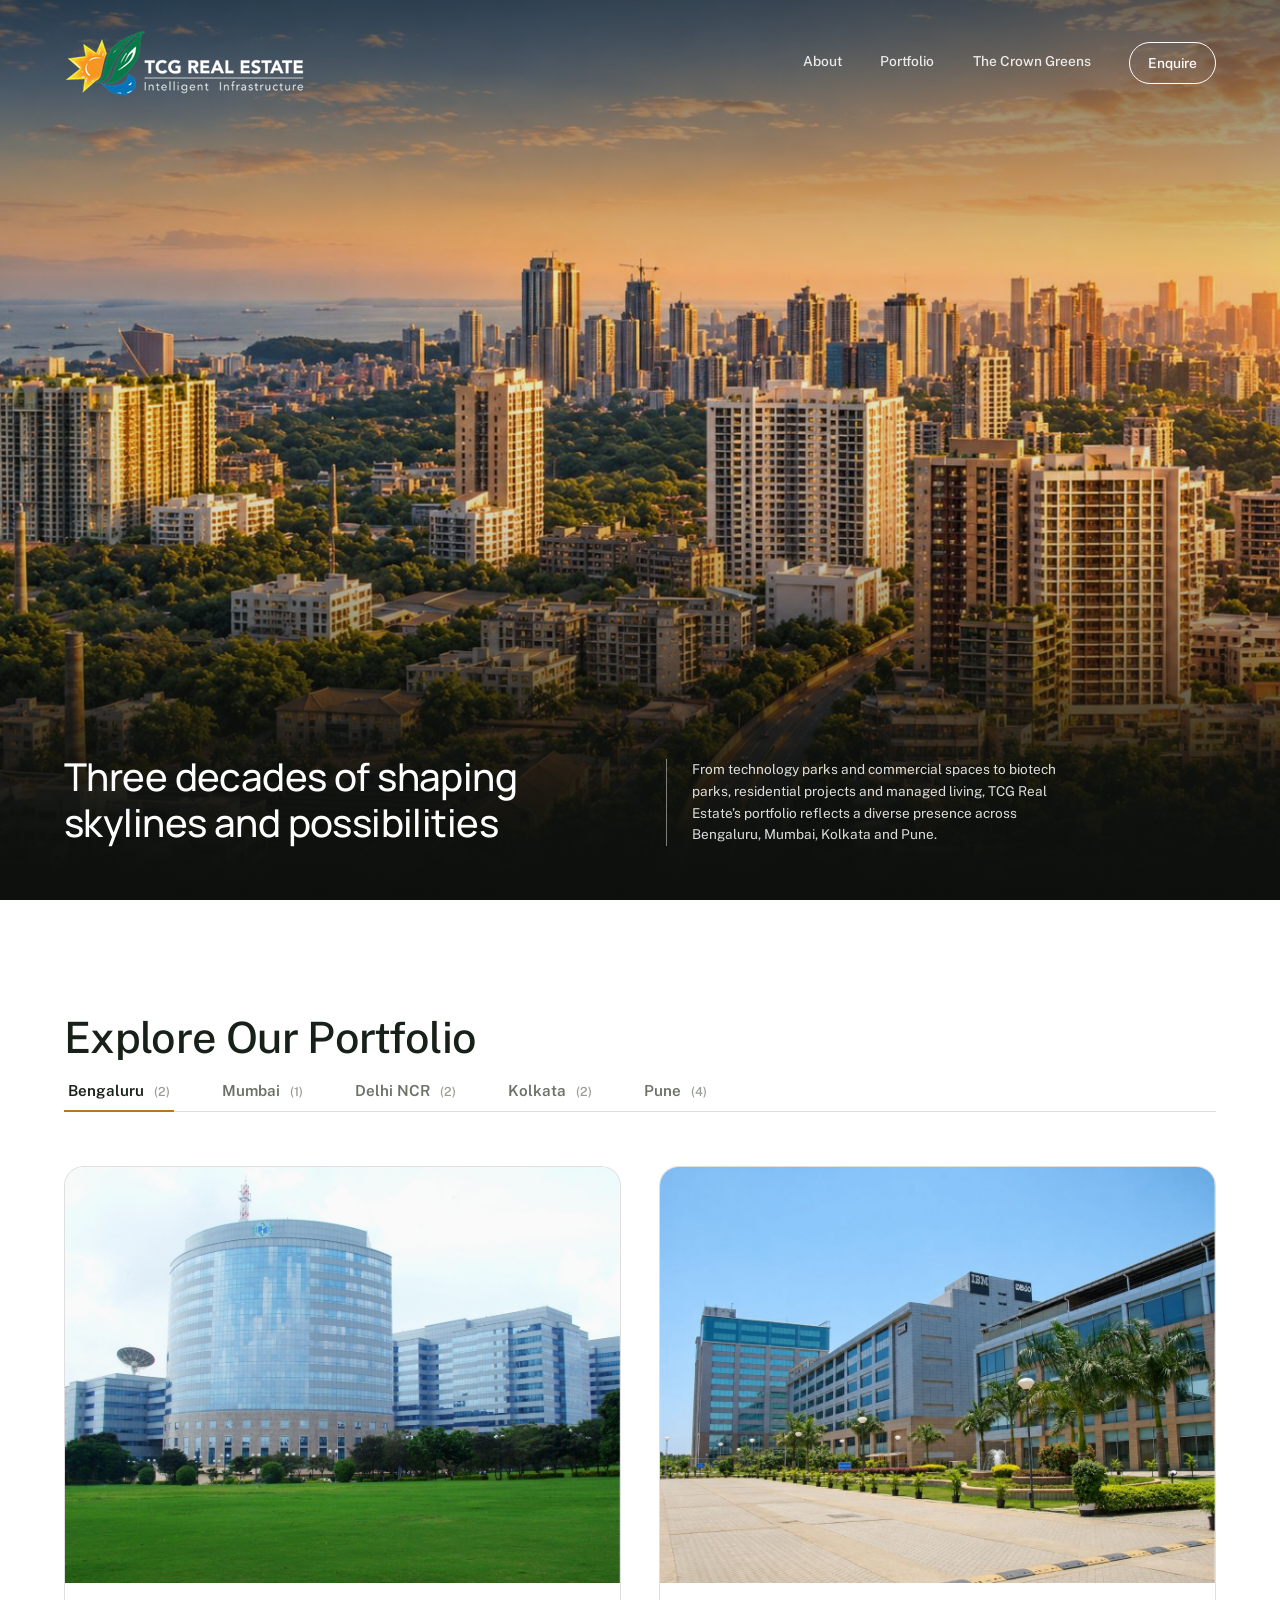
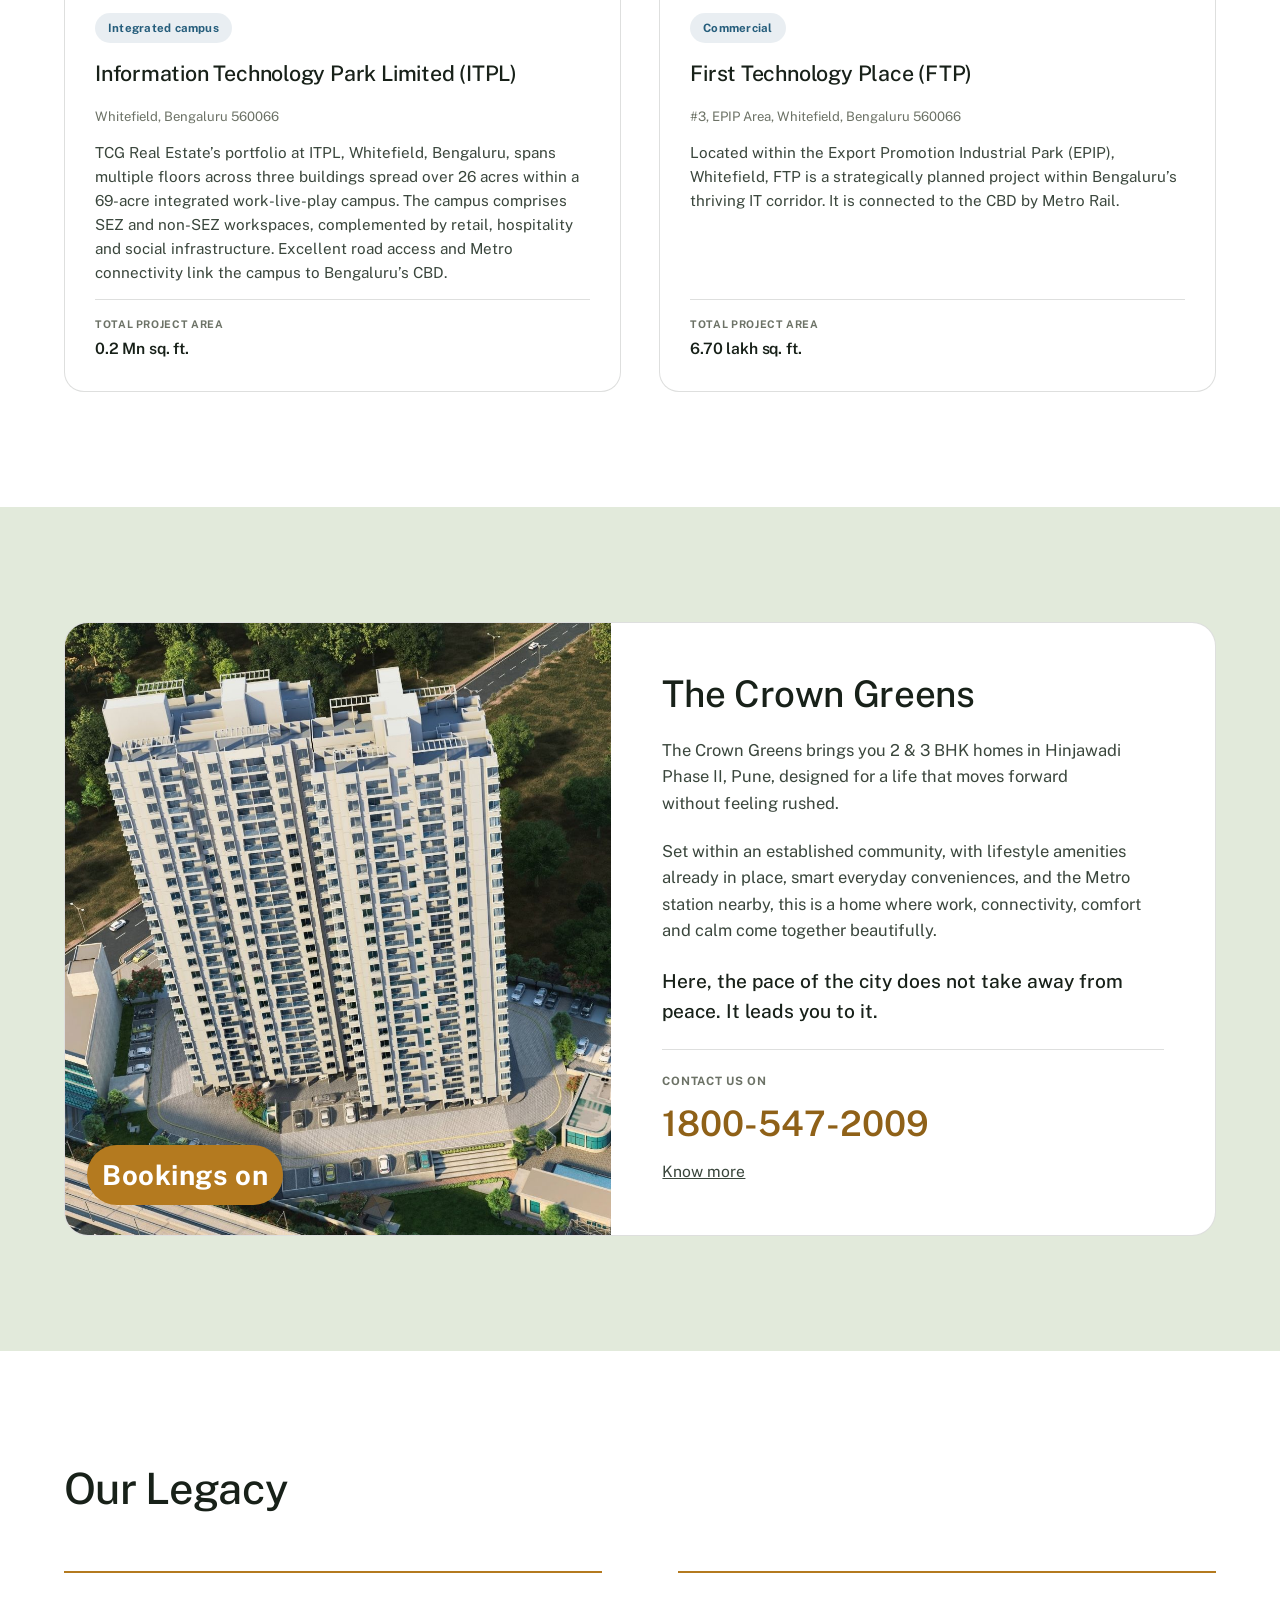
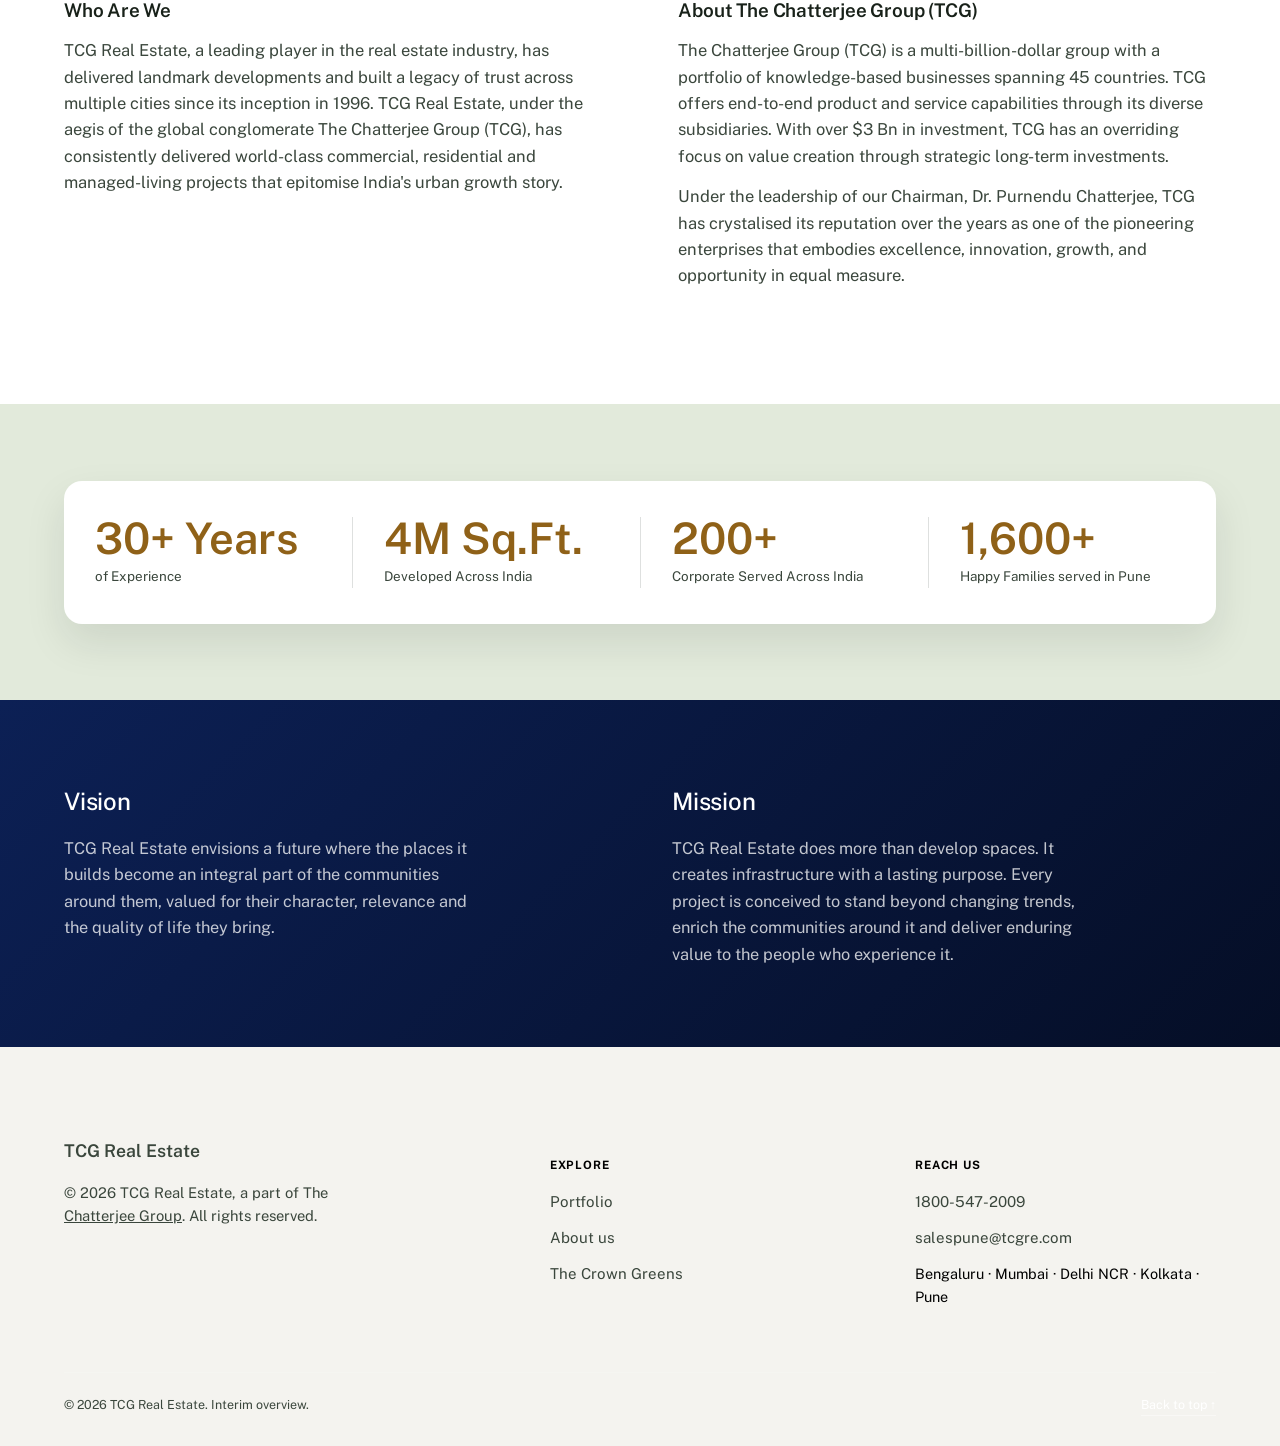
<file: landing-new1.html>
<!DOCTYPE html>
<html lang="en">
<head>
<meta charset="utf-8">
<link rel="icon" href="https://tcgre.com/wp-content/uploads/2025/01/cropped-tcgrealetate29thjan-1-32x32.jpg" sizes="32x32" />
<meta name="viewport" content="width=device-width, initial-scale=1">
<meta name="description" content="TCG Real Estate — technology parks, biotech campuses, Grade-A offices and managed living across Bengaluru, Mumbai, Kolkata and Pune. Part of The Chatterjee Group.">
<title>TCG Real Estate — Intelligent Infrastructure</title>
<link rel="preconnect" href="https://fonts.googleapis.com">
<link rel="preconnect" href="https://fonts.gstatic.com" crossorigin>
<link href="https://fonts.googleapis.com/css2?family=Public+Sans:wght@400;500;600;700;800&family=Manrope:wght@500;600;700;800&display=swap" rel="stylesheet">
<style>
:root{
  --ink:#182119;
  --ink-soft:#3a463c;
  --paper:#FFFFFF;
  --paper-2:#FFFFFF;
  --line: rgba(24,33,25,.14);
  --line-soft: rgba(24,33,25,.08);
  --muted:#6c7266;
  --gold:#B47A1F;
  --gold-deep:#8f6118;
  --gold-soft: rgba(180,122,31,.12);
  --green:#1F6B44;
  --green-soft: rgba(31,107,68,.10);
  --blue:#265E7C;
  --blue-soft: rgba(38,94,124,.10);
  --sage:#E2EADB;
  --serif: "Public Sans", -apple-system, BlinkMacSystemFont, "Segoe UI", Helvetica, Arial, sans-serif;
  --sans: "Public Sans", -apple-system, BlinkMacSystemFont, "Segoe UI", Helvetica, Arial, sans-serif;
  --shell: 1280px;
  --pad: clamp(20px, 5vw, 80px);
}
*{ box-sizing:border-box; }
html{ scroll-behavior:smooth; background:var(--paper); }
@media (prefers-reduced-motion: reduce){
  html{ scroll-behavior:auto; }
  *,*::before,*::after{ animation-duration:.001ms !important; animation-iteration-count:1 !important; transition-duration:.001ms !important; }
}
body{
  margin:0; background:var(--paper); color:var(--ink);
  font-family:var(--sans); font-size:16.5px; line-height:1.6; font-weight:400;
  -webkit-font-smoothing:antialiased;
}
h1,h2,h3,h4{ margin:0; font-family:var(--serif); font-weight:500; letter-spacing:-.01em; }
p{ margin:0; }
img{ display:block; max-width:100%; }
a{ color:inherit; }
button, input, select{ font-family:var(--sans); }
.shell{ max-width:var(--shell); margin:0 auto; padding-inline:var(--pad); }
:focus-visible{ outline:2px solid var(--gold); outline-offset:3px; }

/* ============ small type utility ============ */
.eyebrow{
  display:inline-flex; align-items:center; gap:8px;
  font-size:.78rem; font-weight:600; color:inherit;
}
.eyebrow__mark{ width:16px; height:16px; flex:none; display:block; }

/* ============ NAV ============ */
.nav{
  position:fixed; inset:0 0 auto 0; z-index:80;
  display:flex; align-items:center; justify-content:space-between;
  padding:22px var(--pad);
  color:#fff;
  transition:background .35s ease, color .35s ease, padding .35s ease, box-shadow .35s ease;
}
.nav.stuck{
  background:#525251; 
  color:#fff; padding-block:14px;
  box-shadow:0 1px 0 var(--line-soft);
  opacity: 0.7;
}
.brand{ display:flex; align-items:center; gap:11px; text-decoration:none; }
.brand__mark{ width:30px; height:auto; flex:none; }
.brand__word{ display:flex; flex-direction:column; line-height:1.15; }
.brand__name{ font-family:var(--serif); font-size:1.08rem; font-weight:600; letter-spacing:.01em; }
.brand__sub{ font-size:.62rem; font-weight:600; letter-spacing:.14em; text-transform:uppercase; opacity:.72; }
.nav__links{ display:flex; align-items:center; gap:clamp(20px,3vw,40px); }
.nav__links a{
  text-decoration:none; font-size:.86rem; font-weight:500; opacity:.88;
  padding-bottom:3px; border-bottom:1px solid transparent; transition:opacity .2s, border-color .2s;
}
.nav__links a:hover{ opacity:1; border-color:currentColor; }
.nav__links a.btn-ghost{
  opacity:1; border:1px solid currentColor; border-radius:999px; padding:9px 18px; border-bottom:1px solid currentColor;
}
@media (max-width:760px){ .nav__links { display:none; } }

/* ============ HERO (full screen banner) ============ */
.hero{ position:relative; height:100svh; min-height:600px; overflow:hidden; background:var(--ink); }
.hero__media{ position:absolute; inset:0; }
.hero__media img{
  width:100%; height:100%; object-fit:cover; object-position:center 62%;
  transform:scale(1.04); animation:heroDrift 22s ease-in-out infinite alternate;
}
@keyframes heroDrift{ from{ transform:scale(1.04) translateY(0);} to{ transform:scale(1.11) translateY(-1.5%);} }
.hero__scrim{
  position:absolute; inset:0;
  background:
    linear-gradient(180deg, rgba(15,20,16,.62) 0%, rgba(15,20,16,.08) 30%, rgba(15,20,16,.12) 58%, rgba(12,16,13,.92) 100%);
}
.hero__in{
  position:relative; z-index:2; height:100%;
  display:grid; grid-template-columns:1fr 1fr; column-gap:clamp(24px,4vw,64px); align-items:end;
  padding:0 var(--pad) clamp(36px,6vh,64px);
  max-width:var(--shell); margin:0 auto;
  color:#fff;
  opacity:0; transform:translateY(16px);
  animation:heroIn 1.1s cubic-bezier(.22,.61,.36,1) .25s forwards;
}
@keyframes heroIn{ to{ opacity:1; transform:none; } }
.hero__badge{
  display:inline-flex; align-items:center; gap:9px; width:fit-content;
  padding:8px 16px 8px 10px; border-radius:999px;
  background:rgba(255,255,255,.1); border:1px solid rgba(255,255,255,.28);
  backdrop-filter:blur(6px);
  font-size:.78rem; font-weight:600; letter-spacing:.02em;
}
.hero__badge img{ width:18px; height:18px; }
.hero h1{
  margin:0; font-size:clamp(1.7rem,3vw,3rem); line-height:1.2;
  letter-spacing:-.015em; font-weight:500; max-width:20ch;
  font-family:"Manrope", "Public Sans", -apple-system, BlinkMacSystemFont, "Segoe UI", Helvetica, Arial, sans-serif;
}
.hero__lede{
  margin:0; max-width:52ch; font-size:clamp(.85rem,1vw,.95rem);
  color:rgba(255,255,255,.86); line-height:1.6;
  border-left:1px solid rgba(255,255,255,.45); padding-left:clamp(16px,2vw,28px);
}
@media (max-width:760px){
  .hero__in{ grid-template-columns:1fr; row-gap:16px; }
  .hero__lede{ border-left:0; padding-left:0; }
  .hero__in h1{margin-top:98%}
}
.hero__cta{ margin-top:30px; display:flex; gap:14px; flex-wrap:wrap; }
.btn{
  display:inline-flex; align-items:center; gap:10px;
  font-size:.86rem; font-weight:600; text-decoration:none;
  padding:14px 26px; border-radius:999px; border:1px solid transparent;
  transition:transform .22s ease, background .22s ease, color .22s ease, border-color .22s ease;
}
.btn:hover{ transform:translateY(-2px); }
.btn--gold{ background:var(--gold); color:#fff; }
.btn--gold:hover{ background:var(--gold-deep); }
.btn--line{ border-color:rgba(255,255,255,.55); color:#fff; }
.btn--line:hover{ background:rgba(255,255,255,.12); }
.btn--ink{ background:var(--ink); color:#fff; }
.btn--ink:hover{ background:#0d130f; }

.hero__foot{
  position:absolute; z-index:2; left:0; right:0; bottom:22px;
  display:flex; justify-content:space-between; align-items:flex-end;
  padding:0 var(--pad); max-width:var(--shell); margin:0 auto; left:50%; transform:translateX(-50%); width:100%;
  color:rgba(255,255,255,.78); font-size:.72rem; letter-spacing:.03em;
}
.hero__cap{ display:flex; flex-direction:column; gap:2px; text-align:right; }
.hero__cap b{ font-weight:600; color:#fff; }
.hero__scroll{
  width:1px; height:34px; background:rgba(255,255,255,.5); position:relative; overflow:hidden;
}
.hero__scroll::after{
  content:""; position:absolute; left:0; top:-100%; width:100%; height:100%; background:#fff;
  animation:scrollLine 2.1s ease-in-out infinite;
}
@keyframes scrollLine{ 0%{ top:-100%;} 60%{ top:100%;} 100%{ top:100%;} }

/* ============ SECTION shell ============ */
.sec{ padding:clamp(70px,9vw,120px) 0; }
.sec__head{
  display:flex; align-items:flex-end; justify-content:space-between; gap:24px; flex-wrap:wrap;
  margin-bottom:clamp(36px,5vw,58px);
}
.sec__head h2{ font-size:clamp(1.9rem,3.6vw,2.7rem); line-height:1.08; letter-spacing:-.015em; max-width:22ch; }
.sec__head p{ max-width:38ch; color:var(--muted); font-size:.98rem; }

/* ============ ABOUT ============ */
.about{ background:var(--paper); }
.about__grid{ display:grid; grid-template-columns:1fr 1fr; gap:clamp(40px,6vw,90px); align-items:start; }
@media (max-width:880px){ .about__grid{ grid-template-columns:1fr; } }
.about__block h3{ font-size:1.18rem; font-weight:600; margin-bottom:12px; }
.about__block p{ color:var(--ink-soft); }
.about__block{ border-top:2px solid var(--gold); padding-top:22px; }
.statsband{ background:var(--sage); padding:clamp(48px,6vw,80px) 0; }
.stats{ display:grid; grid-template-columns:repeat(4,1fr); gap:0; padding:clamp(24px,3vw,36px) 0; background:#fff; border-radius:18px; box-shadow:0 18px 40px rgba(24,33,25,.10); }
.stats .stat{ padding:0 clamp(16px,2.4vw,32px); border-left:1px solid var(--line); }
.stats .stat:first-child{ border-left:0; }
@media (max-width:760px){ .stats{ grid-template-columns:1fr 1fr; row-gap:24px; } .stats .stat:nth-child(odd){ border-left:0; } }
.stat{ display:flex; flex-direction:column; gap:6px; }
.stat__n{ font-family:var(--serif); font-size:clamp(1.9rem,3.4vw,2.8rem); font-weight:600; color:var(--gold-deep); line-height:1; }
.stat__l{ font-size:.84rem; color:var(--ink-soft); }

/* ============ VISION / MISSION ============ */
.creed{ background: linear-gradient(135deg, #0C2055, #050E26);  color:#fff; padding: 80px 0 }
.creed__grid{ display:grid; grid-template-columns:1fr 1fr; gap:clamp(30px,5vw,70px); }
@media (max-width:760px){ .creed__grid{ grid-template-columns:1fr; } }
.creed__card{ padding-top:2px; }
.creed__icon{ width:38px; height:38px; margin-bottom:20px; }
.creed__card h3{ font-size:1.5rem; font-weight:500; margin-bottom:14px; }
.creed__card p{ color:rgba(255,255,255,.76); font-size:1.02rem; line-height:1.62; max-width:42ch; }

/* ============ PORTFOLIO ============ */
.portfolio__head{ margin-bottom:8px; }
.tabs{
  display:flex; gap:clamp(6px,1.2vw,10px); flex-wrap:wrap;
  border-bottom:1px solid var(--line); margin-bottom:clamp(34px,5vw,54px);
}
.tab{
  appearance:none; border:none; background:none; cursor:pointer;
  font-family:var(--sans); font-size:.95rem; font-weight:600; color:var(--muted);
  padding:12px 4px; margin-right:clamp(18px,3vw,34px);
  position:relative; transition:color .2s ease;
}
.tab .count{ font-weight:500; color:var(--muted); opacity:.7; margin-left:6px; font-size:.82em; }
.tab::after{
  content:""; position:absolute; left:0; right:0; bottom:-1px; height:2px; background:var(--gold);
  transform:scaleX(0); transform-origin:left; transition:transform .25s ease;
}
.tab[aria-selected="true"]{ color:var(--ink); }
.tab[aria-selected="true"]::after{ transform:scaleX(1); }
.tab:hover{ color:var(--ink); }

.panel{ display:none; }
.panel.active{ display:block; }
.cards{ display:grid; grid-template-columns:repeat(2,1fr); gap:clamp(24px,3vw,40px); }
@media (max-width:820px){ .cards{ grid-template-columns:1fr; } }

.card{
  border:1px solid var(--line); border-radius:20px; overflow:hidden; background:var(--paper);
  display:flex; flex-direction:column;
}
.card__media{ aspect-ratio:4/3; overflow:hidden; background:var(--paper-2); }
.card__media img{ width:100%; height:100%; object-fit:cover; transition:transform .7s cubic-bezier(.22,.61,.36,1); }
.card:hover .card__media img{ transform:scale(1.045); }
.card__body{ padding:clamp(22px,2.4vw,30px); display:flex; flex-direction:column; gap:14px; flex:1; }
.pill{
  display:inline-flex; width:fit-content; align-items:center; gap:6px;
  font-size:.72rem; font-weight:700; letter-spacing:.02em;
  padding:6px 13px; border-radius:999px;
}
.pill--blue{ background:var(--blue-soft); color:var(--blue); }
.pill--green{ background:var(--green-soft); color:var(--green); }
.pill--gold{ background:var(--gold-soft); color:var(--gold-deep); }
.pill--ink{ background:var(--ink); color:#fff; }
.card__title{ font-size:1.34rem; font-weight:500; letter-spacing:-.01em; }
.card__addr{ font-size:.82rem; color:var(--muted); display:flex; align-items:flex-start; gap:6px; }
.card__addr svg{ flex:none; margin-top:3px; width:12px; height:12px; }
.card__desc{ color:var(--ink-soft); font-size:.95rem; line-height:1.58; }
.card__specs{
  margin-top:auto; padding-top:16px; border-top:1px solid var(--line);
  display:flex; gap:26px; flex-wrap:wrap;
}
.card__specs div{ display:flex; flex-direction:column; gap:3px; }
.card__specs .k{ font-size:.66rem; font-weight:700; letter-spacing:.06em; text-transform:uppercase; color:var(--muted); }
.card__specs .v{ font-size:.98rem; font-weight:600; letter-spacing:-.01em; }
.v--live{ color:var(--green); }

/* ============ SPOTLIGHT / CROWN GREENS ============ */
.spot{ background:var(--sage); }
.spot__grid{
  display:grid; grid-template-columns:.95fr 1.05fr; align-items:stretch;
  border-radius:24px; overflow:hidden; border:1px solid var(--line);
  background:var(--paper);
}
@media (max-width:900px){ .spot__grid{ grid-template-columns:1fr; } }
.spot__media{ position:relative; min-height:340px; }
.spot__media img{ position:absolute; inset:0; width:100%; height:100%; object-fit:cover; }
.spot__tag{
  position:absolute; bottom:30px; left:22px; z-index:2;
  background:var(--gold); color:#fff; font-size:clamp(1rem,4.5vw,1.72rem); font-weight:700;
  padding:8px 15px; border-radius:999px; letter-spacing:.02em;
}
@media (max-width:600px){ .spot__tag{ bottom:18px; left:14px; padding:6px 12px; } }
.spot__content{ padding:clamp(30px,4vw,54px); display:flex; flex-direction:column; gap:22px; }
.spot__content h2{ font-size:clamp(1.7rem,3vw,2.3rem); line-height:1.1; }
.spot__content p.lede{ color:var(--ink-soft); max-width:46ch; }
.spot__text{ color:var(--ink-soft); max-width:50ch; }
.spot__closing{ font-family:var(--sans); font-weight:500; font-size:1.2rem; color:var(--ink); }
.spot__contact{ margin-top:auto; padding-top:22px; border-top:1px solid var(--line); display:flex; flex-direction:column; gap:6px; }
.spot__label{ font-size:.72rem; font-weight:700; letter-spacing:.06em; text-transform:uppercase; color:var(--muted); }
.spot__phone{ font-family:var(--serif); font-size:clamp(1.7rem,3vw,2.2rem); font-weight:600; text-decoration:none; color:var(--gold-deep); width:fit-content; }
.spot__phone:hover{ color:var(--gold); }
.spot__mail{ width:fit-content; font-size:.98rem; color:var(--ink-soft); }

/* ============ FOOTER ============ */
.foot{ background:#F4F3EF; color:#3a463c; }
.foot__in{ padding:clamp(56px,7vw,90px) var(--pad) 30px; max-width:var(--shell); margin:0 auto; }
.foot__grid{ display:grid; grid-template-columns:1.4fr 1fr 1fr; gap:clamp(30px,5vw,64px); }
@media (max-width:760px){ .foot__grid{ grid-template-columns:1fr; } }
.foot__brand{ display:flex; align-items:center; gap:11px; margin-bottom:16px; }
.foot__brand img{ width:30px; }
.foot__brand span{ font-family:var(--serif); font-size:1.1rem; font-weight:600; }
.foot p{ color: #3a463c; font-size:.92rem; max-width:36ch; line-height:1.6; }
.foot h5{ font-size:.72rem; font-weight:700; letter-spacing:.08em; text-transform:uppercase; color:#000; margin-bottom:16px; }
.foot__links{ display:flex; flex-direction:column; gap:11px; }
.foot__links a{ text-decoration:none; font-size:.94rem; width:fit-content; border-bottom:1px solid transparent; transition:border-color .2s; }
.foot__links a:hover{ border-color:#000; }
.foot__links span{ color:#000; font-size:.9rem; }
.foot__base{
  margin-top:clamp(40px,6vw,64px); padding-top:22px; border-top:1px solid rgba(255,255,255,.12);
  display:flex; justify-content:space-between; gap:14px; flex-wrap:wrap;
  font-size:.78rem; color:#3a463c;
}
.foot__base a{ color:#fff; text-decoration:none; border-bottom:1px solid rgba(255,255,255,.4); }
</style>
</head>
<body>

<nav class="nav" id="nav">
  <a class="brand" href="#top">
    <img src="logo-5.png" alt="TCG Real Estate Logo" />
    <!-- <span class="brand__word">
      <span class="brand__name">TCG Real Estate</span>
      <span class="brand__sub">Intelligent Infrastructure</span>
    </span> -->
  </a>
  <div class="nav__links">
    <a href="#about">About</a>
    <a href="#work">Portfolio</a>
    <a href="#crown-greens">The Crown Greens</a>
    <a class="btn-ghost" href="#contact">Enquire</a>
  </div>
</nav>

<header class="hero" id="top">
  <div class="hero__media">
    <img src="landing/banner1.jpg" alt="Banner" />
  </div>
  <div class="hero__scrim"></div>
  <div class="hero__in">
    <h1>Three decades of shaping skylines and possibilities</h1>
    <p class="hero__lede">From technology parks and commercial spaces to biotech parks, residential projects and managed living, TCG Real Estate’s portfolio reflects a diverse presence across Bengaluru, Mumbai, Kolkata and Pune.</p>
  </div>
</header>

<section class="sec" id="work">
  <div class="shell">
    <div class="sec__head portfolio__head">
      <h2>Explore Our Portfolio</h2>
    </div>

    <div class="tabs" role="tablist">
      <button class="tab" role="tab" aria-selected="true" data-city="bengaluru">Bengaluru <span class="count">(2)</span></button>
      <button class="tab" role="tab" aria-selected="false" data-city="mumbai">Mumbai <span class="count">(1)</span></button>
      <button class="tab" role="tab" aria-selected="false" data-city="delhi">Delhi NCR <span class="count">(2)</span></button>
      <button class="tab" role="tab" aria-selected="false" data-city="kolkata">Kolkata <span class="count">(2)</span></button>
      <button class="tab" role="tab" aria-selected="false" data-city="pune">Pune <span class="count">(4)</span></button>
    </div>

    <div class="panel active" data-panel="bengaluru">
      <div class="cards">
        <article class="card">
          <div class="card__media">
            <img src="landing/bangalore-itpl.jpg" alt="Bangalore ITPL" />
          </div>
          <div class="card__body">
            <span class="pill pill--blue">Integrated campus</span>
            <h3 class="card__title">Information Technology Park Limited (ITPL)</h3>
            <span class="card__addr">Whitefield, Bengaluru 560066</span>
            <p class="card__desc">TCG Real Estate’s portfolio at ITPL, Whitefield, Bengaluru, spans multiple floors across three buildings spread over 26 acres within a 69-acre integrated work-live-play campus. The campus comprises SEZ and non-SEZ workspaces, complemented by retail, hospitality and social infrastructure. Excellent road access and Metro connectivity link the campus to Bengaluru’s CBD.</p>
            <div class="card__specs">
              <div><span class="k">Total project area</span><span class="v">0.2 Mn sq. ft.</span></div>
            </div>
          </div>
        </article>
        <article class="card">
          <div class="card__media">
            <img src="landing/banglore-ftp.jpg" alt="Banglore FTP" />
          </div>
          <div class="card__body">
            <span class="pill pill--blue">Commercial</span>
            <h3 class="card__title">First Technology Place (FTP)</h3>
            <span class="card__addr">#3, EPIP Area, Whitefield, Bengaluru 560066</span>
            <p class="card__desc">Located within the Export Promotion Industrial Park (EPIP), Whitefield, FTP is a strategically planned project within Bengaluru’s thriving IT corridor. It is connected to the CBD by Metro Rail.</p>
            <div class="card__specs">
              <div><span class="k">Total project area</span><span class="v">6.70 lakh sq. ft.</span></div>
            </div>
          </div>
        </article>
      </div>
    </div>

    <div class="panel" data-panel="mumbai">
      <div class="cards">
        <article class="card">
          <div class="card__media">
            <img src="landing/mumbai-tcgf.jpg" alt="TCG Financial Centre" />
          </div>
          <div class="card__body">
            <span class="pill pill--blue">Grade-A commercial</span>
            <h3 class="card__title">TCG Financial Centre (TCGFC)</h3>
            <span class="card__addr">Plot No - C54, BKC, Mumbai</span>
            <p class="card__desc">TCG Financial Centre is a landmark commercial development in Mumbai’s premier Bandra Kurla Complex (BKC), one of the city’s foremost business destinations. Designed as a Grade-A corporate address, the building combines contemporary architecture and an energy-efficient design.</p>
            <div class="card__specs">
              <div><span class="k">Total project area</span><span class="v">0.2 Mn sq. ft.</span></div>
            </div>
          </div>
        </article>
      </div>
    </div>

    <div class="panel" data-panel="delhi">
      <div class="cards">
        <article class="card">
          <div class="card__media">
            <img src="landing/WTC1.jpg" alt="World Trade Centre" />
          </div>
          <div class="card__body">
            <span class="pill pill--gold">Under construction</span>
            <h3 class="card__title">World Trade Centre (WTC)</h3>
            <span class="card__addr">Sector-33, Subhash Chowk, Gurugram, Haryana</span>
            <p class="card__desc">TCG WTC is an under-construction mixed-use commercial development with an approx. 1 million sq. ft. of built-up area, 100,000 sq. ft. of retail space, and a multi-level car parking. With a modern architecture, WTC is shaping up to be a landmark building that adorns Gurugram’s skyline.</p>
            <div class="card__specs">
              <div><span class="k">Total project area</span><span class="v">1.3 Mn sq. ft.</span></div>
            </div>
          </div>
        </article>
        <article class="card">
          <div class="card__media">
            <img src="landing/FIP.jpg" alt="First India Place" />
          </div>
          <div class="card__body">
            <span class="pill pill--blue">Commercial</span>
            <h3 class="card__title">First India Place (FIP)</h3>
            <span class="card__addr">MG Road, Sector 28 / Sushant Lok Phase I, Gurugram, Haryana</span>
            <p class="card__desc">Located on MG Road, Gurugram, First India Place is a commercial development comprising contemporary office spaces and retail amenities. Its excellent connectivity and proximity to the MG Road Metro Station make it a well-connected business destination. The development houses a diverse mix of businesses across BFSI, IT/ITES, and other sectors.</p>
            <div class="card__specs">
              <div><span class="k">Total project area</span><span class="v">0.04 Mn sq. ft.</span></div>
            </div>
          </div>
        </article>
      </div>
    </div>

    <div class="panel" data-panel="kolkata">
      <div class="cards">
        <article class="card">
          <div class="card__media">
            <img src="landing/kolkata-BIP.jpg" alt="Bengal Intelligent Park" />
            </div>
          <div class="card__body">
            <span class="pill pill--gold">Operational since 2003</span>
            <h3 class="card__title">Bengal Intelligent Park</h3>
            <span class="card__addr">A2, M2 &amp; N2, Street Number 18, EP Block, Sector V, Bidhannagar, Kolkata</span>
            <p class="card__desc">Operational since 2003, Bengal Intelligent Park is located right at the heart of Kolkata’s IT hub. It’s a multi-storeyed building with a glass facade and occupies approx. 1 million sq. ft. of area. The building houses several IT/ITES, non-IT offices and retail outlets. The premises include car parking, outdoor sitting area, and aesthetically designed green zones.</p>
            <div class="card__specs">
              <div><span class="k">Total project area</span><span class="v">1 Mn sq. ft.</span></div>
            </div>
          </div>
        </article>
        <article class="card">
          <div class="card__media">
            <img src="landing/Kolkata-beip.jpg" alt="Bengal Intelligent Park" />
            </div>
          
          <div class="card__body">
            <span class="pill pill--blue">Commercial</span>
            <h3 class="card__title">Bengal Eco Intelligent Park</h3>
            <span class="card__addr">EM Block, Sector V, Bidhannagar, Kolkata</span>
            <p class="card__desc">Bengal Eco Intelligent Park is a prominent commercial development in Sector V, Kolkata, spanning approximately 1 million sq. ft. of area. Designed for IT/ITES and corporate offices, the park offers modern workspaces and is supported by excellent connectivity and urban infrastructure.</p>
            <div class="card__specs">
              <div><span class="k">Total project area</span><span class="v">1 Mn sq. ft.</span></div>
            </div>
          </div>
        </article>
      </div>
    </div>

    <div class="panel" data-panel="pune">
      <div class="cards">
        
        <article class="card">
          <div class="card__media"> 
            <img src="landing/pune-crowns-pune.jpg" alt="The Crown Greens" />
          </div>
          <div class="card__body">
            <span class="pill pill--gold">Residential</span>
            <h3 class="card__title">The Crown Greens</h3>
            <span class="card__addr">Plot 7 International Biotech Park, Rajiv Gandhi IT-BT Park, MIDC Phase II, Hinjawadi, Pune</span>
            <p class="card__desc">Situated in Hinjawadi MIDC Phase II, The Crown Greens offers aesthetically designed 2 BHK and 3 BHK homes that create a calm, relaxed atmosphere. With ready-to-enjoy amenities, Adjacent Metro station and a vibrant community, the towers deliver an elevated lifestyle.</p>
            <div class="card__specs">
              <div><span class="k">Total project area</span><span class="v">10 acres</span></div>
            </div>
          </div>
        </article>

        <article class="card">
          <div class="card__media"> 
            <img src="landing/pune-yukio.jpg" alt="Yukio Pune" />
          </div>
          <div class="card__body">
            <span class="pill pill--gold">Residential</span>
            <h3 class="card__title">Yukio</h3>
            <span class="card__addr">Yukio Jobs: Wing J, The Cliff Garden, Plot R2/1, MIDC Phase III, Hinjawadi, Pune <br/>
Yukio Gates: 7 Square, Wakad, Pune
</span>
            <p class="card__desc">Yukio is a premium managed-living offering with fully furnished accommodation across Hinjawadi and Wakad, Pune. With 1,000 beds, modern amenities and a close-knit community, it combines comfort, convenience and holistic growth for students and young professionals.</p>
            <div class="card__specs">
              <div><span class="k">Total project area</span><span class="v">2,00,000 sq.ft.</span></div>
            </div>
          </div>
        </article>
        

        <article class="card">
          <div class="card__media">
              <img src="landing/pune-ibp.jpg" alt="TCG International Biotech Park" />
            </div>
          <div class="card__body">
            <span class="pill pill--green">Biotech Park</span>
            <h3 class="card__title">TCG International Biotech Park (TCG-IBP)</h3>
            <span class="card__addr">Plot 15, Genesis Square, Ground Floor
Rajiv Gandhi Infotech Biotech Park
MIDC Phase – II, Hinjawadi-Maan,
Pune – 411057</span>
            <p class="card__desc">TCG-IBP is an integrated life sciences and research park located in Hinjawadi Phase II, Pune. Developed as a public-private partnership between TCG Real Estate and MIDC, the park provides specialised infrastructure for biotechnology and life sciences companies, supported by commercial, residential and social infrastructure.</p>
            <div class="card__specs">
              <div><span class="k">Total project area</span><span class="v">0.8 Mn sq. ft.</span></div>
            </div>
          </div>
        </article>

        

        <article class="card">
          <div class="card__media"> 
            <img src="landing/pune-tcg.jpg" alt="TCG Cliff Garden" />
          </div>
          <div class="card__body">
            <span class="pill pill--gold">Residential</span>
            <h3 class="card__title">TCG Cliff Garden</h3>
            <span class="card__addr">Plot R2/1 VH Township, Rajiv Gandhi IT Park, MIDC Phase III, Hinjawadi, Pune</span>
            <p class="card__desc">Situated in Hinjawadi MIDC Phase III, The Cliff Garden is a well-planned residential township. Surrounded by greenery and landscaped open spaces, it blends contemporary living with premium amenities, recreation and easy access to Pune’s IT corridor.</p>
            <div class="card__specs">
              <div><span class="k">Total project area</span><span class="v">31 acres</span></div>
            </div>
          </div>
        </article>
      </div>
    </div>

  </div>
</section>

<section class="sec spot" id="crown-greens">
  <div class="shell">
    <div class="spot__grid">
      <div class="spot__media">
        <span class="spot__tag">Bookings on</span>
        <img class="spot__img" src="landing/crown.jpg" alt="The Crown Greens" loading="lazy">
      </div>
      <div class="spot__content">
          <h2>The Crown Greens</h2>
          
        <p class="lede">The Crown Greens brings you 2 &amp; 3 BHK homes in Hinjawadi Phase II, Pune, designed for a life that moves forward without feeling rushed.</p>
        <p class="spot__text">Set within an established community, with lifestyle amenities already in place, smart everyday conveniences, and the Metro station nearby, this is a home where work, connectivity, comfort and calm come together beautifully.</p>
        <p class="spot__text spot__closing">Here, the pace of the city does not take away from peace. It leads you to it.</p>
        <div class="spot__contact">
          <span class="spot__label">Contact us on</span>
          <a class="spot__phone" href="tel:1800-547-2009">1800-547-2009</a>
          <a class="spot__mail" href="https://www.thecrowngreens.com/" target="_blank">Know more</a>
        </div>
      </div>
    </div>
  </div>
</section>

<section class="sec about" id="about">
  <div class="shell">
    <div class="sec__head">
      <h2>Our Legacy</h2>
    </div>
    <div class="about__grid">
      <div class="about__block">
        <h3>Who Are We</h3>
        <p>TCG Real Estate, a leading player in the real estate industry, has delivered landmark developments and built a legacy of trust across multiple cities since its inception in 1996. TCG Real Estate, under the aegis of the global conglomerate The Chatterjee Group (TCG), has consistently delivered world-class commercial, residential and managed-living projects that epitomise India's urban growth story.</p>
      </div>
      <div class="about__block">
        <h3>About The Chatterjee Group (TCG)</h3>
        <p>The Chatterjee Group (TCG) is a multi-billion-dollar group with a portfolio of knowledge-based businesses spanning 45 countries. TCG offers end-to-end product and service capabilities through its diverse subsidiaries. With over $3 Bn in investment, TCG has an overriding focus on value creation through strategic long-term investments.</p>
        <p style="margin-top:14px;">Under the leadership of our Chairman, Dr. Purnendu Chatterjee, TCG has crystalised its reputation over the years as one of the pioneering enterprises that embodies excellence, innovation, growth, and opportunity in equal measure.</p>
      </div>
    </div>
  </div>
</section>

<section class="statsband">
  <div class="shell">
    <div class="stats">
      <!-- <div class="stat"><span class="stat__n">1996</span><span class="stat__l">The year of establishment</span></div> -->
      <div class="stat"><span class="stat__n">30+ Years</span><span class="stat__l">of Experience</span></div>
      <div class="stat"><span class="stat__n">4M Sq.Ft.</span><span class="stat__l">Developed Across India</span></div>
      <div class="stat"><span class="stat__n">200+</span><span class="stat__l">Corporate Served Across India </span></div>
      <div class="stat"><span class="stat__n">1,600+</span><span class="stat__l">Happy Families served in Pune</span></div>
    </div>
  </div>
</section>

<section class="creed">
  <div class="shell">
    <div class="creed__grid">
      <div class="creed__card">
         
        <h3>Vision</h3>
        <p>TCG Real Estate envisions a future where the places it builds become an integral part of the communities around them, valued for their character, relevance and the quality of life they bring.</p>
      </div>
      <div class="creed__card">
       
        <h3>Mission</h3>
        <p>TCG Real Estate does more than develop spaces. It creates infrastructure with a lasting purpose. Every project is conceived to stand beyond changing trends, enrich the communities around it and deliver enduring value to the people who experience it.</p>
      </div>
    </div>
  </div>
</section>

<footer class="foot" id="contact">
  <div class="foot__in">
    <div class="foot__grid">
      <div>
        <div class="foot__brand">
          <!-- <img src="logo-2.png" alt="TCG Real Estate Logo" /> -->
          <span>TCG Real Estate</span>
        </div>
        <p>© 2026 TCG Real Estate, a part of The <a href="https://www.thechatterjeegroup.com/" target="_blank">Chatterjee Group</a>. All rights reserved.</p>
      </div>
      <div>
        <h5>Explore</h5>
        <div class="foot__links">
          <a href="#work">Portfolio</a>
          <a href="#about">About us</a>
          <a href="#crown-greens">The Crown Greens</a>
        </div>
      </div>
      <div>
        <h5>Reach us</h5>
        <div class="foot__links">
          <a href="tel:1800-547-2009">1800-547-2009</a>
          <a href="mailto:salespune@tcgre.com">salespune@tcgre.com</a>
          <span>Bengaluru · Mumbai · Delhi NCR · Kolkata · Pune</span>
        </div>
      </div>
    </div>
    <div class="foot__base">
      <span>© 2026 TCG Real Estate. Interim overview.</span>
      <a href="#top">Back to top ↑</a>
    </div>
  </div>
</footer>

<script>
  // nav background on scroll
  var nav = document.getElementById('nav');
  var onScroll = function(){ nav.classList.toggle('stuck', window.scrollY > 40); };
  window.addEventListener('scroll', onScroll, { passive:true });
  onScroll();

  // portfolio city tabs
  var tabs = document.querySelectorAll('.tab');
  var panels = document.querySelectorAll('.panel');
  tabs.forEach(function(tab){
    tab.addEventListener('click', function(){
      tabs.forEach(function(t){ t.setAttribute('aria-selected','false'); });
      panels.forEach(function(p){ p.classList.remove('active'); });
      tab.setAttribute('aria-selected','true');
      var city = tab.getAttribute('data-city');
      document.querySelector('.panel[data-panel="'+city+'"]').classList.add('active');
    });
  });

</script>


</body>
</html>
</file>
